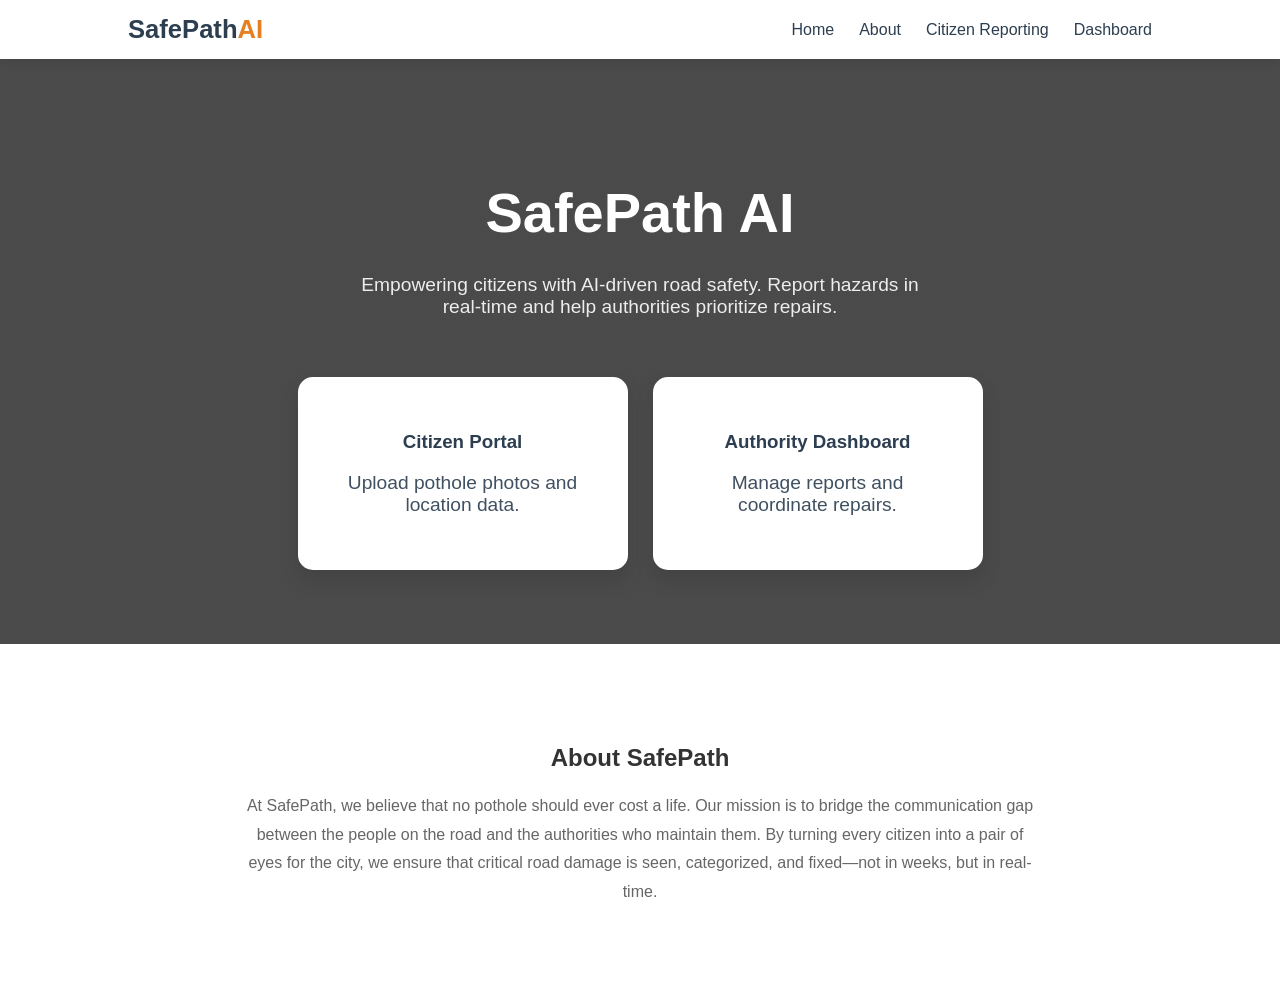
<file: index.html>
<!DOCTYPE html>
<html lang="en">
<head>
    <meta charset="UTF-8">
    <meta name="viewport" content="width=device-width, initial-scale=1.0">
    <title>SafePath AI | Smart Road Monitoring</title>
    <style>
        :root { --primary: #2c3e50; --accent: #e67e22; --bg: #f8f9fa; }
        body { font-family: 'Segoe UI', sans-serif; margin: 0; background: var(--bg); color: #333; }
        
        /* Navigation Bar Component */
        .navbar {
            display: flex;
            justify-content: space-between;
            align-items: center;
            padding: 15px 10%;
            background: white;
            position: sticky;
            top: 0;
            z-index: 2000;
            box-shadow: 0 2px 10px rgba(0,0,0,0.1);
        }
        .nav-logo { font-size: 1.6rem; font-weight: bold; color: var(--primary); text-decoration: none; }
        .nav-logo span { color: var(--accent); }
        .nav-links { list-style: none; display: flex; gap: 25px; margin: 0; padding: 0; }
        .nav-links a { text-decoration: none; color: var(--primary); font-weight: 500; transition: 0.3s; }
        .nav-links a:hover { color: var(--accent); }

        /* Hero Section */
        .hero { 
            height: 65vh; 
            background: linear-gradient(rgba(0,0,0,0.7), rgba(0,0,0,0.7)), 
                        url('https://images.unsplash.com/photo-1515162816999-a0c47dc192f7?q=80&w=1470'); 
            background-size: cover; 
            display: flex; flex-direction: column; align-items: center; justify-content: center; 
            color: white; text-align: center; padding: 0 20px;
        }
        
        .hero h1 { font-size: 3.5rem; margin-bottom: 10px; font-weight: 700; }
        .hero p { font-size: 1.2rem; max-width: 600px; opacity: 0.9; }
        
        /* Role Selection Cards */
        .card-container { display: flex; gap: 25px; margin-top: 40px; flex-wrap: wrap; justify-content: center; }
        .role-card { 
            background: white; color: var(--primary); padding: 35px; border-radius: 15px; 
            width: 260px; cursor: pointer; transition: all 0.3s ease; 
            box-shadow: 0 10px 20px rgba(0,0,0,0.1); text-align: center;
        }
        .role-card:hover { transform: translateY(-10px); background: var(--accent); color: white; }

        /* Modal Overlay */
        #loginModal { 
            display: none; position: fixed; top: 0; left: 0; width: 100%; height: 100%; 
            background: rgba(0,0,0,0.85); z-index: 3000; align-items: center; justify-content: center; 
            backdrop-filter: blur(5px);
        }
        .modal-box { background: white; padding: 45px; border-radius: 20px; width: 360px; text-align: center; }
        
        input { width: 100%; padding: 14px; margin: 12px 0; border: 1.5px solid #eee; border-radius: 8px; box-sizing: border-box; font-size: 1rem; }
        
        .btn-enter { 
            width: 100%; padding: 14px; background: var(--accent); color: white; 
            border: none; border-radius: 8px; cursor: pointer; font-weight: bold; font-size: 1.1rem; transition: 0.3s;
        }
        .btn-enter:hover { opacity: 0.9; }

        /* Captcha Components styling */
        .captcha-container {
            display: flex;
            align-items: center;
            justify-content: center;
            gap: 15px;
            margin: 10px 0;
        }
        .captcha-box {
            background: #e2e8f0;
            padding: 10px 20px;
            font-weight: bold;
            font-size: 1.2rem;
            letter-spacing: 4px;
            font-family: 'Courier New', Courier, monospace;
            border-radius: 6px;
            user-select: none;
            color: var(--primary);
            border: 1px dashed #cbd5e1;
        }
        .btn-refresh {
            background: none;
            border: none;
            color: var(--accent);
            cursor: pointer;
            font-weight: 600;
            font-size: 0.9rem;
        }
    </style>
</head>
<body>

<nav class="navbar">
    <a href="#" class="nav-logo">SafePath<span>AI</span></a>
    <ul class="nav-links">
        <li><a href="#">Home</a></li>
        <li><a href="#about">About</a></li>
        <li><a href="#" onclick="showLogin('citizen')">Citizen Reporting</a></li>
        <li><a href="#" onclick="showLogin('admin')">Dashboard</a></li>
    </ul>
</nav>

<section class="hero">
    <h1>SafePath AI</h1>
    <p>Empowering citizens with AI-driven road safety. Report hazards in real-time and help authorities prioritize repairs.</p>
    <div class="card-container">
        <div class="role-card" onclick="showLogin('citizen')">
            <h3>Citizen Portal</h3>
            <p>Upload pothole photos and location data.</p>
        </div>
        <div class="role-card" onclick="showLogin('admin')">
            <h3>Authority Dashboard</h3>
            <p>Manage reports and coordinate repairs.</p>
        </div>
    </div>
</section>

<section id="about" class="section" style="padding: 80px 10%; text-align: center; background: white;">
    <h2>About SafePath</h2>
    <p style="line-height: 1.8; color: #666; max-width: 800px; margin: 0 auto;">
        At SafePath, we believe that no pothole should ever cost a life. Our mission is to bridge the communication gap between the people on the road and the authorities who maintain them. By turning every citizen into a pair of eyes for the city, we ensure that critical road damage is seen, categorized, and fixed—not in weeks, but in real-time.
    </p>
</section>

<div id="loginModal">
    <div class="modal-box">
        <h2 id="modalTitle">Login</h2>
        <form onsubmit="handleLogin(event)">
            <div id="citizenInputs">
                <input type="text" id="userName" placeholder="Full Name">
                <input type="tel" id="userPhone" placeholder="Mobile Number">
                
                <div class="captcha-container">
                    <div id="captchaCode" class="captcha-box">LOADING</div>
                    <button type="button" class="btn-refresh" onclick="generateCaptcha()">Refresh</button>
                </div>
                <input type="text" id="captchaInput" placeholder="Enter Captcha Code">
            </div>
            <div id="adminInputs" style="display:none">
                <input type="text" placeholder="Admin Badge ID">
                <input type="password" placeholder="Access Password">
            </div>
            <button type="submit" class="btn-enter">Enter Portal</button>
            <button type="button" onclick="document.getElementById('loginModal').style.display='none'" 
                    style="background:none; border:none; margin-top:20px; color:#999; cursor:pointer;">Cancel</button>
        </form>
    </div>
</div>

<script>
    let activeRole = 'citizen';

    // Generates a random alphanumeric code excluding easily confused characters
    function generateCaptcha() {
        const characters = 'ABCDEFGHJKLMNPQRSTUVWXYZ23456789';
        let result = '';
        for (let i = 0; i < 5; i++) {
            result += characters.charAt(Math.floor(Math.random() * characters.length));
        }
        document.getElementById('captchaCode').innerText = result;
    }

    function showLogin(role) {
        activeRole = role;
        document.getElementById('loginModal').style.display = 'flex';
        document.getElementById('modalTitle').innerText = role === 'admin' ? 'Authority Access' : 'Citizen Reporting';
        
        const adminDiv = document.getElementById('adminInputs');
        const citizenDiv = document.getElementById('citizenInputs');
        
        adminDiv.style.display = role === 'admin' ? 'block' : 'none';
        citizenDiv.style.display = role === 'citizen' ? 'block' : 'none';
        
        adminDiv.querySelectorAll('input').forEach(i => i.required = (role === 'admin'));
        citizenDiv.querySelectorAll('input').forEach(i => i.required = (role === 'citizen'));

        if (role === 'citizen') {
            generateCaptcha();
            document.getElementById('captchaInput').value = '';
        }
    }

    function handleLogin(e) {
        e.preventDefault();
        
        if (activeRole === 'citizen') {
            const name = document.getElementById('userName').value.trim();
            const phone = document.getElementById('userPhone').value.trim();
            const captchaInput = document.getElementById('captchaInput').value.trim();
            const correctCaptcha = document.getElementById('captchaCode').innerText;

            if (captchaInput.toUpperCase() !== correctCaptcha) {
                alert("Incorrect Captcha string entered. Please retry.");
                generateCaptcha();
                document.getElementById('captchaInput').value = '';
                return;
            }

            localStorage.setItem('safepath_user_name', name);
            localStorage.setItem('safepath_user_phone', phone);
            
            // REDIRECT FIX: Points to Frontend/upload.html relative to your root live server instance
            window.location.href = 'Frontend/upload.html';
        } else {
            // REDIRECT FIX: Points to Frontend/dashboard.html relative to your root live server instance
            window.location.href = 'Frontend/dashboard.html';
        }
    }
</script>

</body>
</html>
</file>
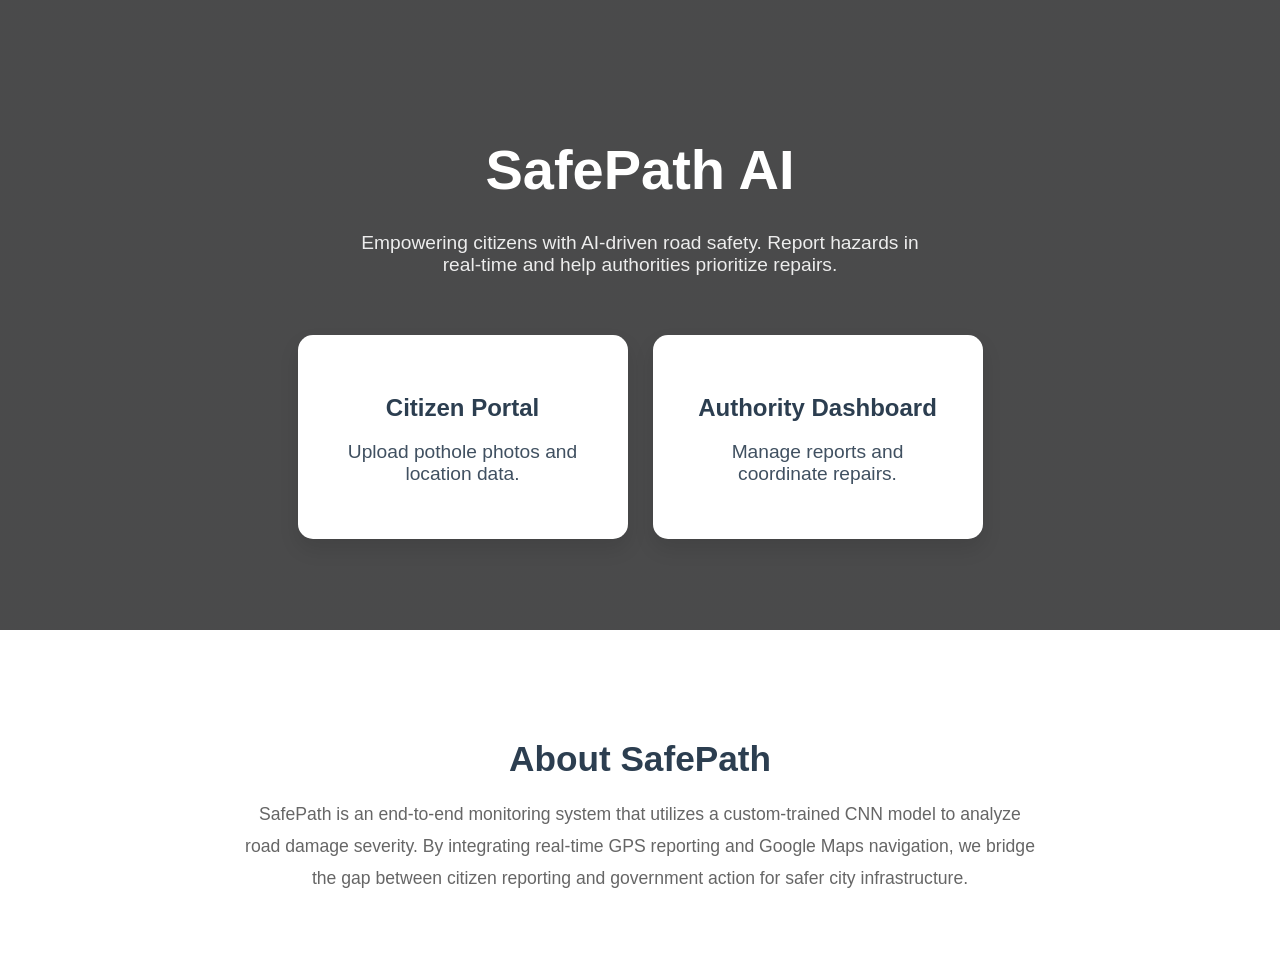
<file: Frontend/index.html>
<!DOCTYPE html>
<html lang="en">
<head>
    <meta charset="UTF-8">
    <meta name="viewport" content="width=device-width, initial-scale=1.0">
    <title>SafePath AI | Smart Road Monitoring</title>
    <style>
        :root { --primary: #2c3e50; --accent: #e67e22; --bg: #f8f9fa; }
        body { font-family: 'Segoe UI', sans-serif; margin: 0; background: var(--bg); color: #333; }
        
        /* Hero Section with Linear Gradient Over Road Image */
        .hero { 
            height: 70vh; 
            background: linear-gradient(rgba(0,0,0,0.7), rgba(0,0,0,0.7)), 
                        url('https://images.unsplash.com/photo-1515162816999-a0c47dc192f7?q=80&w=1470'); 
            background-size: cover; 
            display: flex; flex-direction: column; align-items: center; justify-content: center; 
            color: white; text-align: center; 
        }
        
        .hero h1 { font-size: 3.5rem; margin-bottom: 10px; font-weight: 700; }
        .hero p { font-size: 1.2rem; max-width: 600px; opacity: 0.9; }
        
        /* Role Selection Cards */
        .card-container { display: flex; gap: 25px; margin-top: 40px; }
        .role-card { 
            background: white; color: var(--primary); padding: 35px; border-radius: 15px; 
            width: 260px; cursor: pointer; transition: all 0.3s ease; 
            box-shadow: 0 10px 20px rgba(0,0,0,0.1); text-align: center;
        }
        .role-card:hover { transform: translateY(-10px); background: var(--accent); color: white; box-shadow: 0 15px 30px rgba(230, 126, 34, 0.3); }
        .role-card h3 { margin-bottom: 10px; font-size: 1.5rem; }

        /* Modal Overlay */
        #loginModal { 
            display: none; position: fixed; top: 0; left: 0; width: 100%; height: 100%; 
            background: rgba(0,0,0,0.85); z-index: 1000; align-items: center; justify-content: center; 
            backdrop-filter: blur(5px);
        }
        .modal-box { background: white; padding: 45px; border-radius: 20px; width: 360px; text-align: center; box-shadow: 0 20px 40px rgba(0,0,0,0.2); }
        .modal-box h2 { margin-bottom: 20px; color: var(--primary); }
        
        input { width: 100%; padding: 14px; margin: 12px 0; border: 1.5px solid #eee; border-radius: 8px; box-sizing: border-box; font-size: 1rem; }
        input:focus { border-color: var(--accent); outline: none; background: #fffaf5; }
        
        .btn-enter { 
            width: 100%; padding: 14px; background: var(--accent); color: white; 
            border: none; border-radius: 8px; cursor: pointer; font-weight: bold; font-size: 1.1rem;
            transition: 0.3s; margin-top: 10px;
        }
        .btn-enter:hover { background: #d35400; }

        /* About Section */
        .section { padding: 80px 10%; text-align: center; background: white; }
        .section h2 { font-size: 2.2rem; margin-bottom: 20px; color: var(--primary); }
        .section p { line-height: 1.8; font-size: 1.1rem; color: #666; max-width: 800px; margin: 0 auto; }
    </style>
</head>
<body>

<section class="hero">
    <h1>SafePath AI</h1>
    <p>Empowering citizens with AI-driven road safety. Report hazards in real-time and help authorities prioritize repairs.</p>
    <div class="card-container">
        <div class="role-card" onclick="showLogin('citizen')">
            <h3>Citizen Portal</h3>
            <p>Upload pothole photos and location data.</p>
        </div>
        <div class="role-card" onclick="showLogin('admin')">
            <h3>Authority Dashboard</h3>
            <p>Manage reports and coordinate repairs.</p>
        </div>
    </div>
</section>

<section id="about" class="section">
    <h2>About SafePath</h2>
    <p>
        SafePath is an end-to-end monitoring system that utilizes a custom-trained CNN model to analyze road damage severity. 
        By integrating real-time GPS reporting and Google Maps navigation, we bridge the gap between citizen reporting 
        and government action for safer city infrastructure.
    </p>
</section>

<div id="loginModal">
    <div class="modal-box">
        <h2 id="modalTitle">Login</h2>
        <form onsubmit="handleLogin(event)">
            <div id="citizenInputs">
                <input type="text" placeholder="Full Name" required>
                <input type="tel" placeholder="Mobile Number" required>
            </div>
            <div id="adminInputs" style="display:none">
</file>
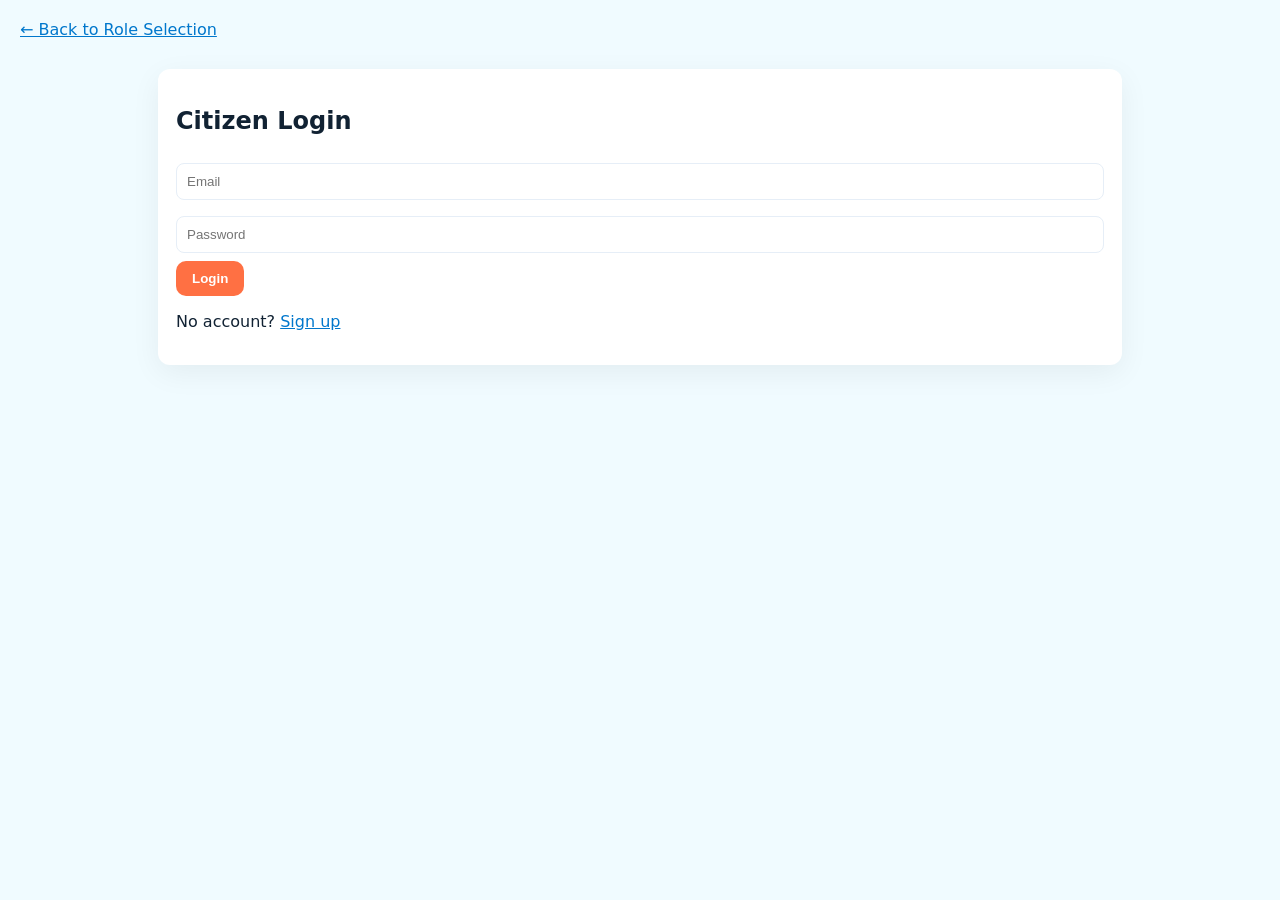
<file: Frontend/login.html>
<!DOCTYPE html>
<html lang="en">
<head>
    <meta charset="utf-8"/>
    <title>Login - SafePath</title>
    <link rel="stylesheet" href="style/main.css">
</head>
<body>
<header class="mini-header"><a href="index.html">← Back to Role Selection</a></header>
<main class="container">
  <div class="form-card">
    <h2 id="loginTitle">Login</h2>
    <form id="loginForm">
      <input type="email" placeholder="Email" required />
      <input type="password" placeholder="Password" required />
      <button class="btn" type="submit">Login</button>
    </form>
    <p id="registerText">No account? <a href="register.html">Sign up</a></p>
  </div>
</main>

<script>
    // 1. Detect the role from the URL (e.g., login.html?role=user)
    const params = new URLSearchParams(window.location.search);
    const role = params.get('role') || 'user'; 
    
    const loginTitle = document.getElementById('loginTitle');
    const registerText = document.getElementById('registerText');

    // 2. Customize UI based on role
    if (role === 'admin') {
        loginTitle.innerText = "Authority Login";
        registerText.style.display = "none"; // Authorities usually don't "sign up" on the web
    } else {
        loginTitle.innerText = "Citizen Login";
    }

    // 3. Login Redirect Logic
    document.getElementById('loginForm').addEventListener('submit', (e) => {
        e.preventDefault();
        
        // For your presentation, we accept any login and redirect based on role
        if (role === 'admin') {
            window.location.href = "dashboard.html";
        } else {
            window.location.href = "upload.html";
        }
    });
</script>
</body>
</html>
</file>
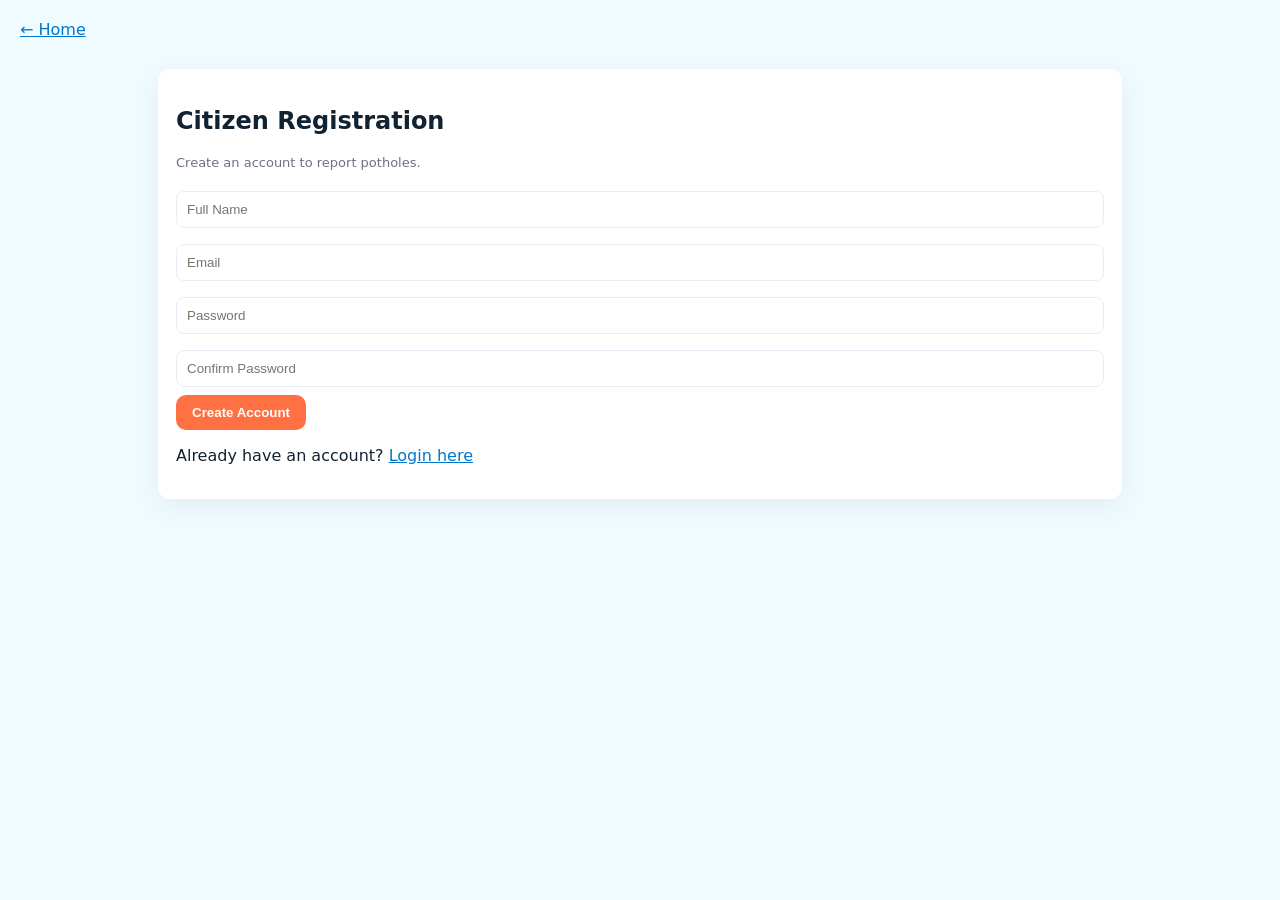
<file: Frontend/register.html>
<!DOCTYPE html>
<html lang="en">
<head>
    <meta charset="utf-8"/>
    <title>Register - SafePath</title>
    <link rel="stylesheet" href="style/main.css">
</head>
<body>
<header class="mini-header"><a href="index.html">← Home</a></header>
<main class="container">
  <div class="form-card">
    <h2>Citizen Registration</h2>
    <p class="muted">Create an account to report potholes.</p>
    
    <form id="registerForm">
      <input type="text" id="regName" placeholder="Full Name" required />
      <input type="email" id="regEmail" placeholder="Email" required />
      <input type="password" id="regPassword" placeholder="Password" required />
      <input type="password" id="regConfirm" placeholder="Confirm Password" required />
      <button class="btn" type="submit">Create Account</button>
    </form>
    
    <p>Already have an account? <a href="login.html?role=user">Login here</a></p>
  </div>
</main>

<script>
    document.getElementById('registerForm').addEventListener('submit', (e) => {
        e.preventDefault();
        
        const password = document.getElementById('regPassword').value;
        const confirm = document.getElementById('regConfirm').value;

        if (password !== confirm) {
            alert("Passwords do not match!");
            return;
        }

        // For your demo: Save "mock" user data to localStorage
        const userData = {
            name: document.getElementById('regName').value,
            email: document.getElementById('regEmail').value,
            role: 'user'
        };
        
        localStorage.setItem('safepath_user', JSON.stringify(userData));
        
        alert("Registration Successful! Please login.");
        // Redirect to login page specifically for users
        window.location.href = "login.html?role=user";
    });
</script>
</body>
</html>
</file>
<file: Frontend/style/main.css>
:root{--bg:#f0fbff;--accent:#0077cc;--accent-2:#00b4ff;--warm:#ff7043;--muted:#6b7280}*{box-sizing:border-box}body{font-family:Inter,system-ui,Arial,sans-serif;background:var(--bg);color:#123}.container{max-width:1000px;margin:0 auto;padding:18px}.site-header{background:linear-gradient(90deg,var(--accent),var(--accent-2));color:#fff;padding:18px 0;margin-bottom:18px;box-shadow:0 6px 24px rgba(0,0,0,0.08)}.site-header .container{display:flex;align-items:center;justify-content:space-between}.site-header nav a{color:#fff;margin-left:12px;text-decoration:none;font-weight:600}.hero{display:flex;gap:20px;align-items:center;justify-content:center;padding:40px 0}.hero-card{background:linear-gradient(135deg,#fff,#e8f8ff);padding:28px;border-radius:14px;box-shadow:0 8px 30px rgba(0,0,0,0.06);text-align:center}.features{display:flex;gap:18px;margin-top:24px;flex-wrap:wrap}.feature{flex:1;min-width:220px;padding:20px;border-radius:12px;color:#fff}.feature.blue{background:linear-gradient(135deg,#3db2ff,#0099ff)}.feature.orange{background:linear-gradient(135deg,#ff8a50,#ff7043)}.feature.green{background:linear-gradient(135deg,#8bd47a,#35b86b)}.btn{background:var(--warm);color:#fff;border:none;padding:10px 16px;border-radius:10px;cursor:pointer;font-weight:700;display:inline-block;text-decoration:none}.muted{color:var(--muted);font-size:13px}.form-card{background:#fff;padding:18px;border-radius:12px;box-shadow:0 8px 30px rgba(2,6,23,0.06)}.form-card.wide{display:grid;gap:12px}.form-card input[type=file]{padding:6px}.form-card input,.form-card select{width:100%;padding:10px;border-radius:8px;border:1px solid #e6eef7;margin:8px 0}.row{display:flex;gap:8px;align-items:center}.row .small{padding:8px 10px}.mini-header{padding:12px}a{color:var(--accent)}.site-footer{padding:14px;text-align:center;color:var(--muted);margin-top:30px}@media(max-width:860px){.features{flex-direction:column}.site-header .container{flex-direction:column;gap:10px}}
</file>
